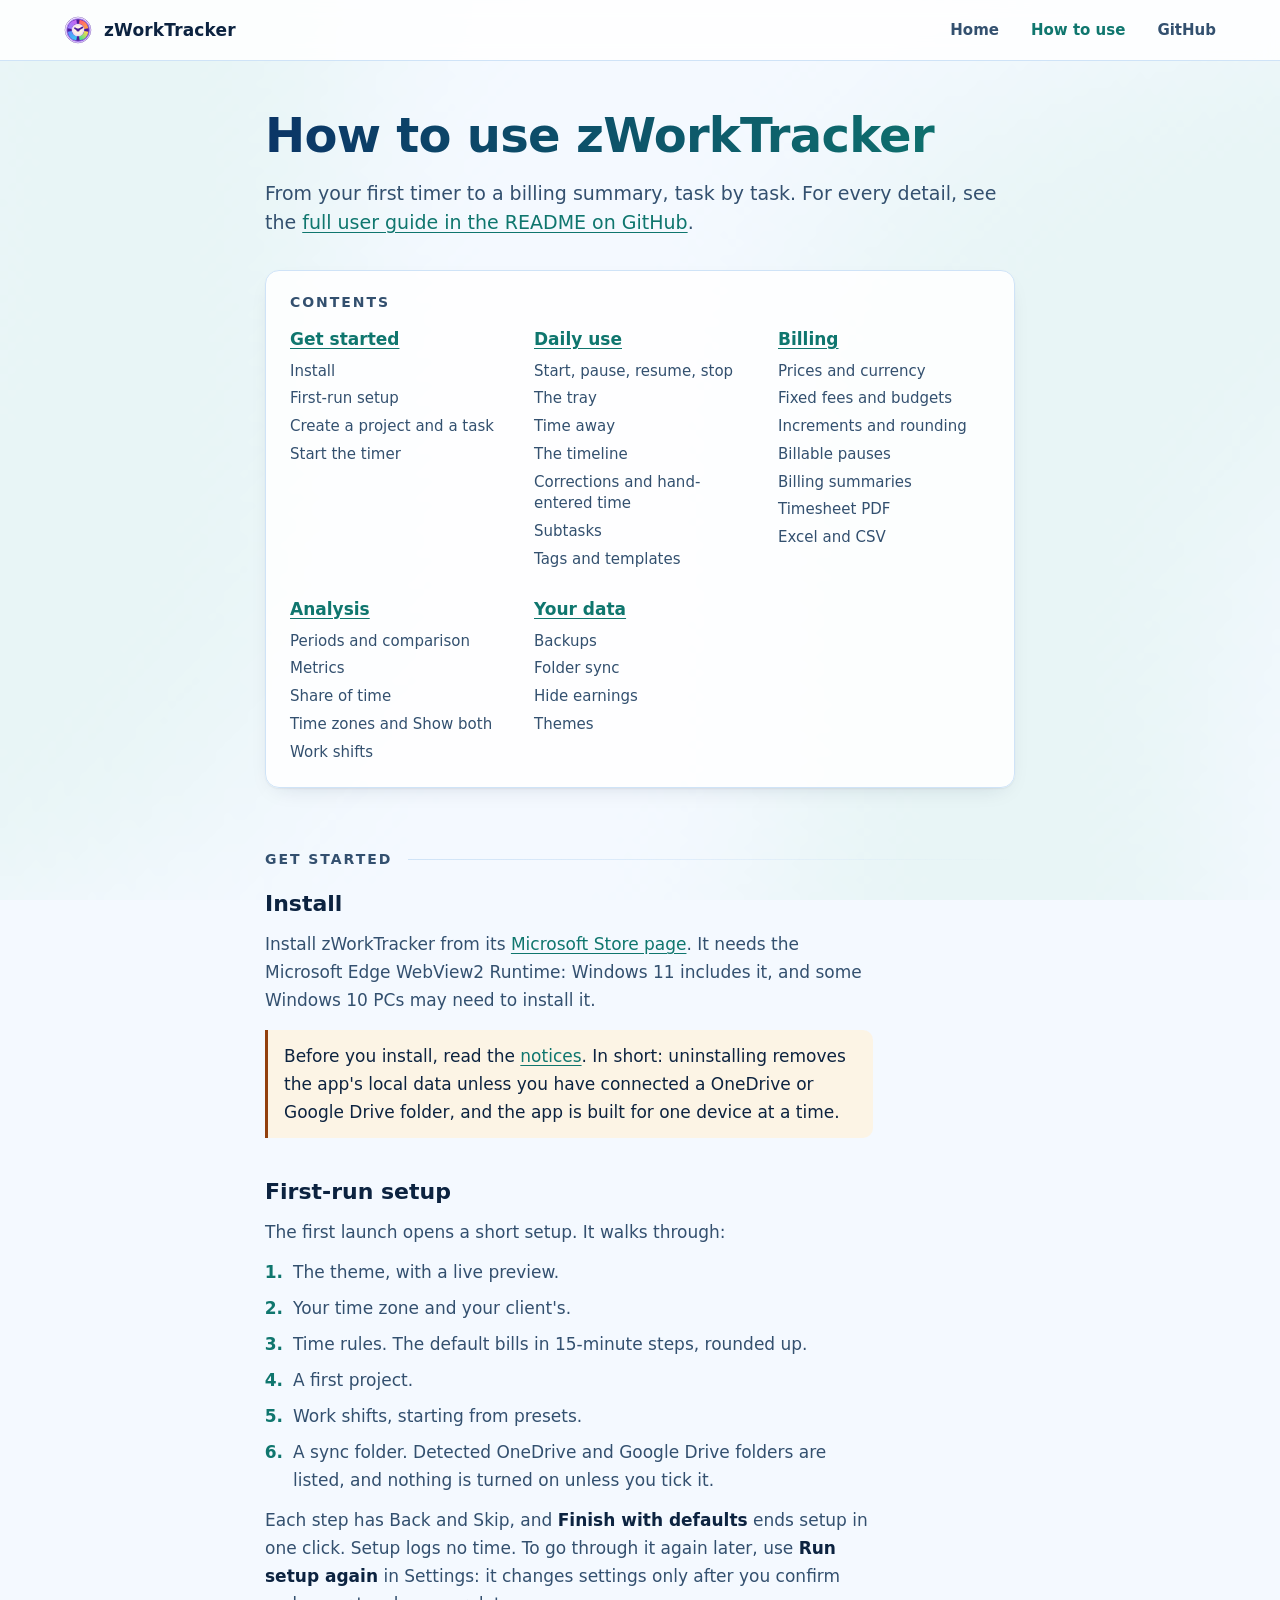
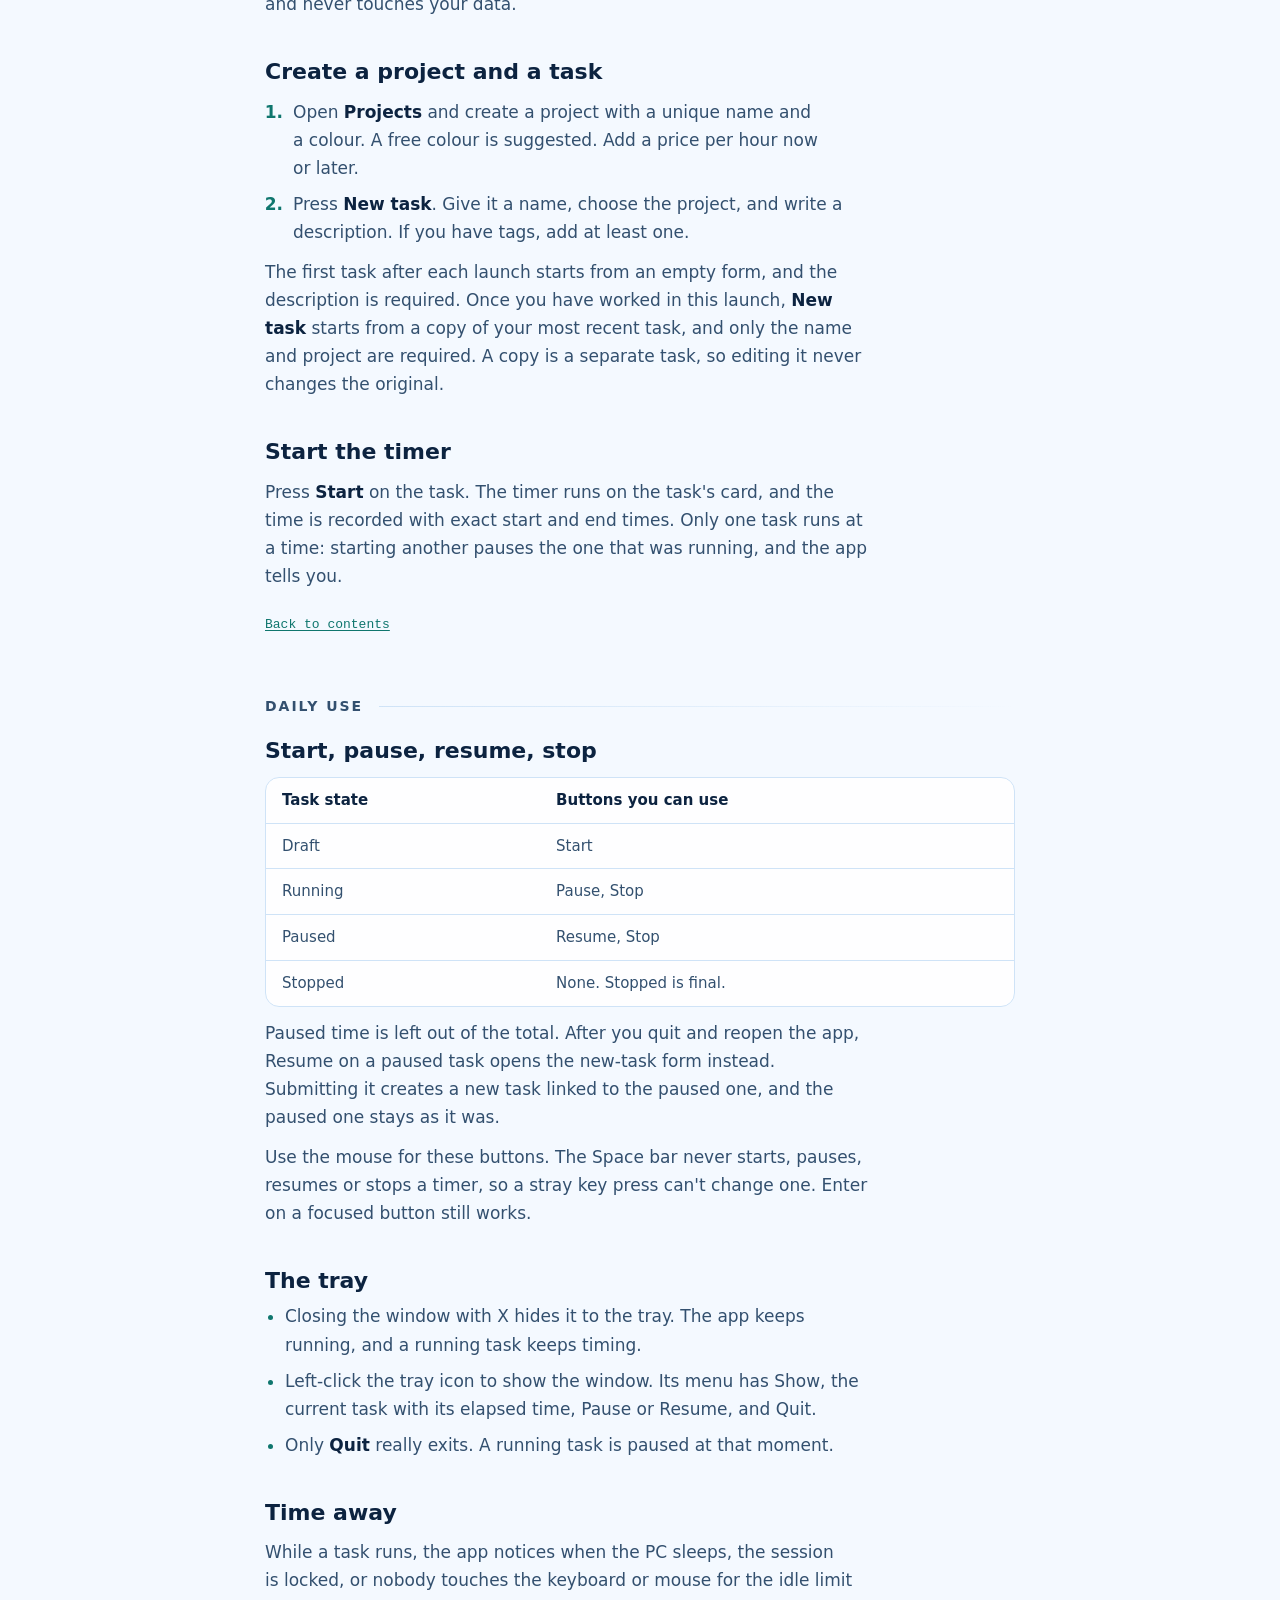
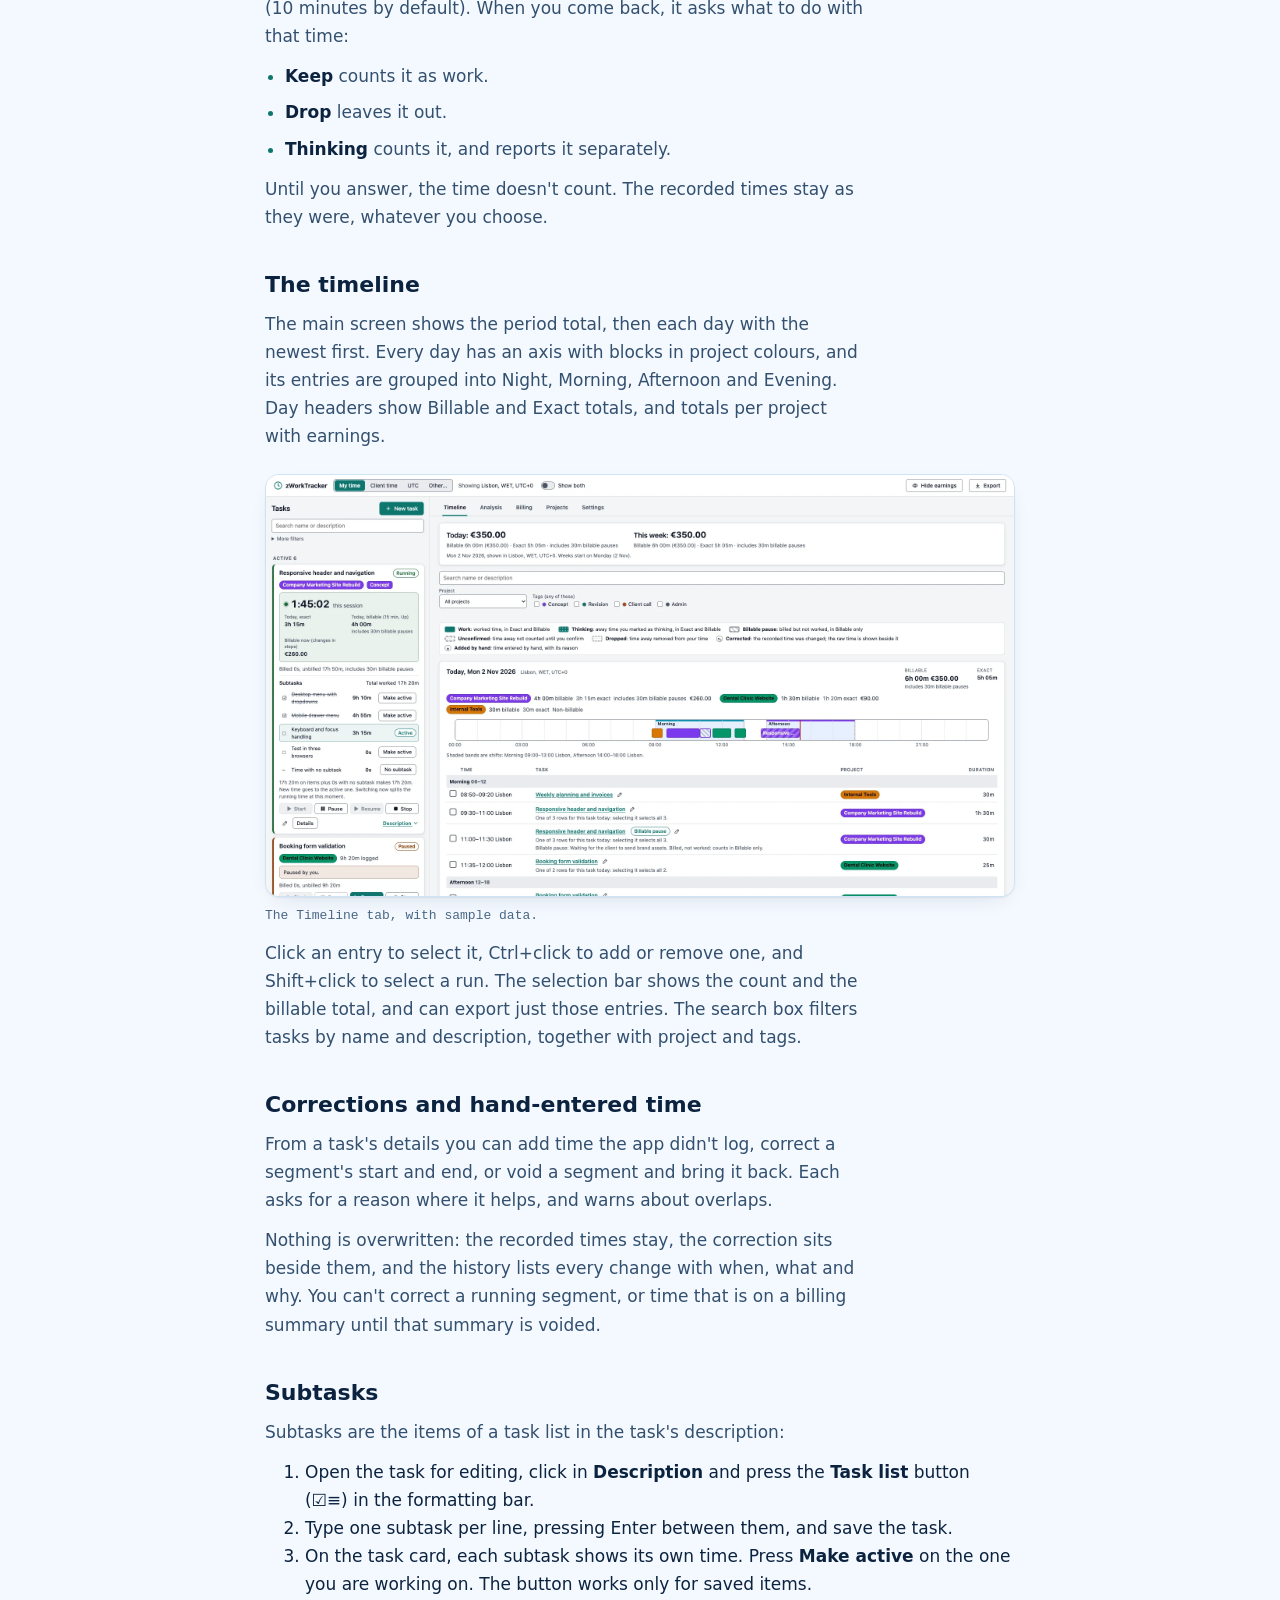
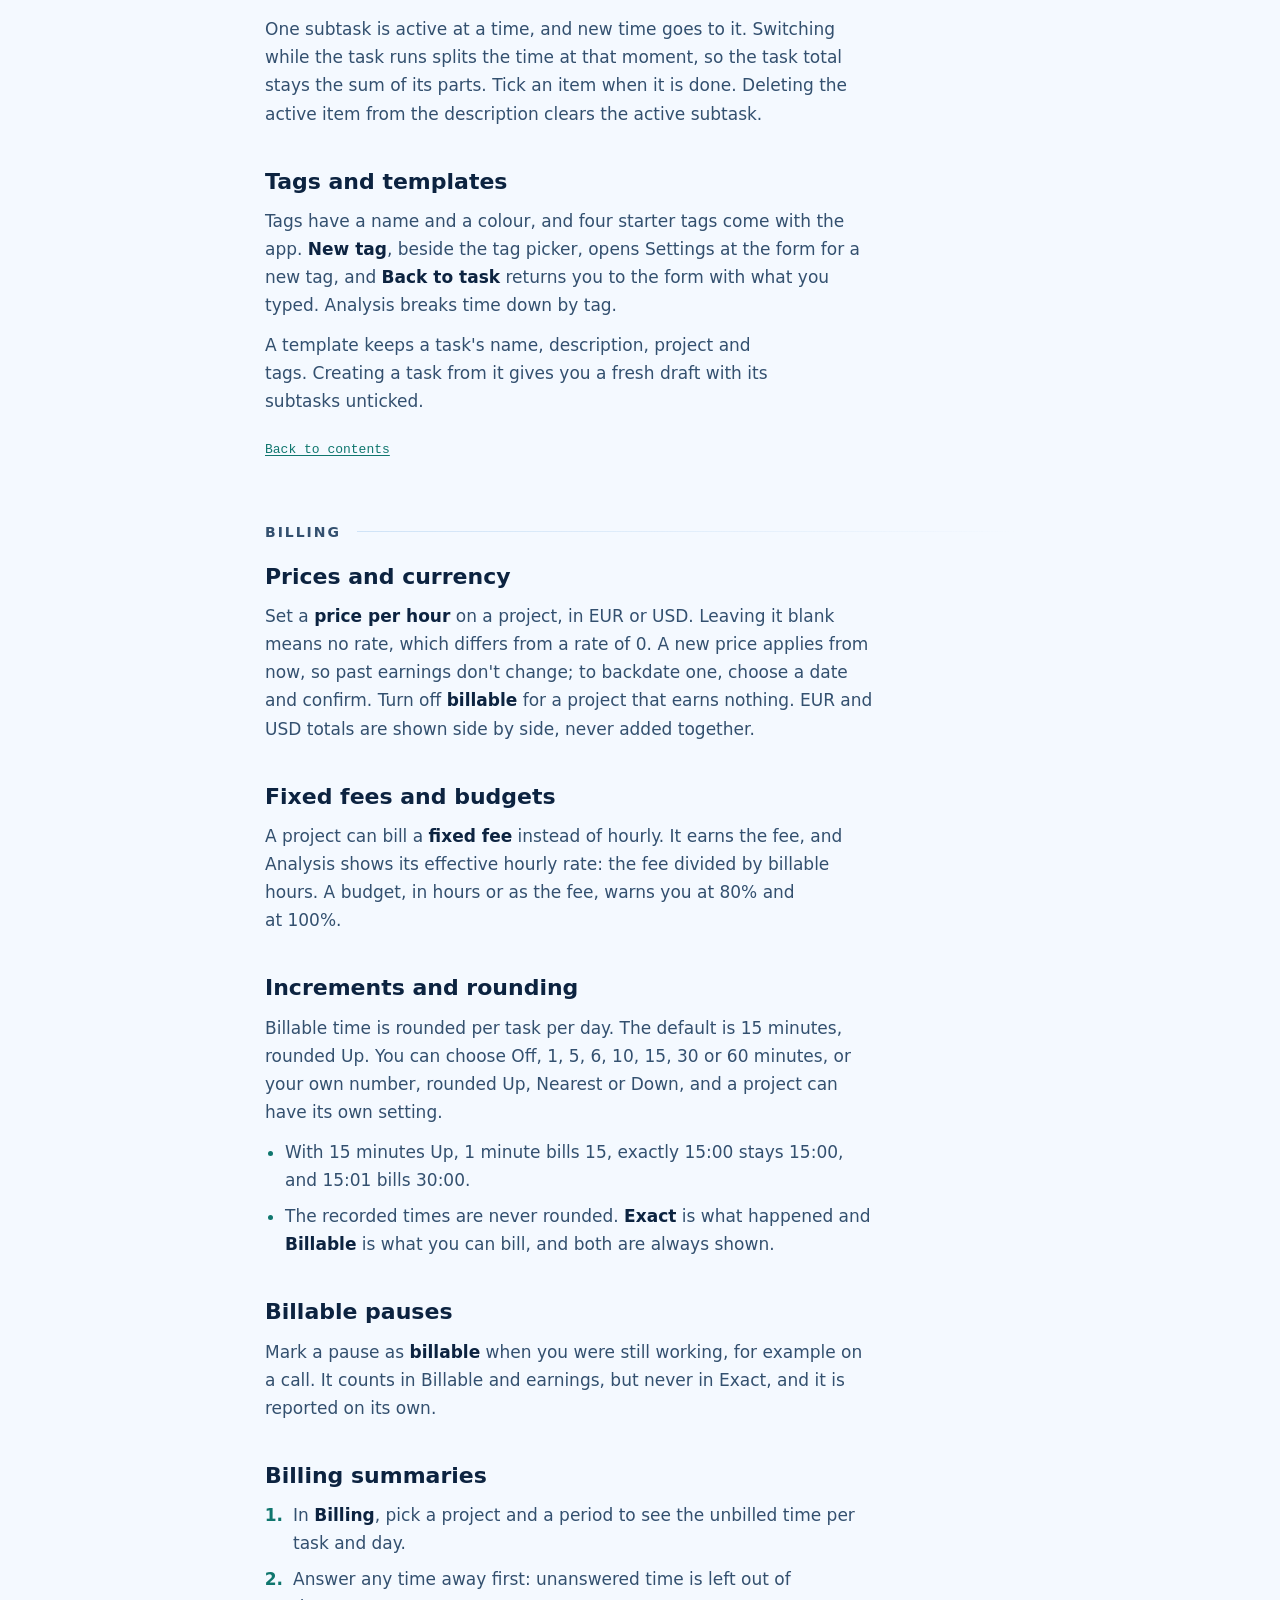
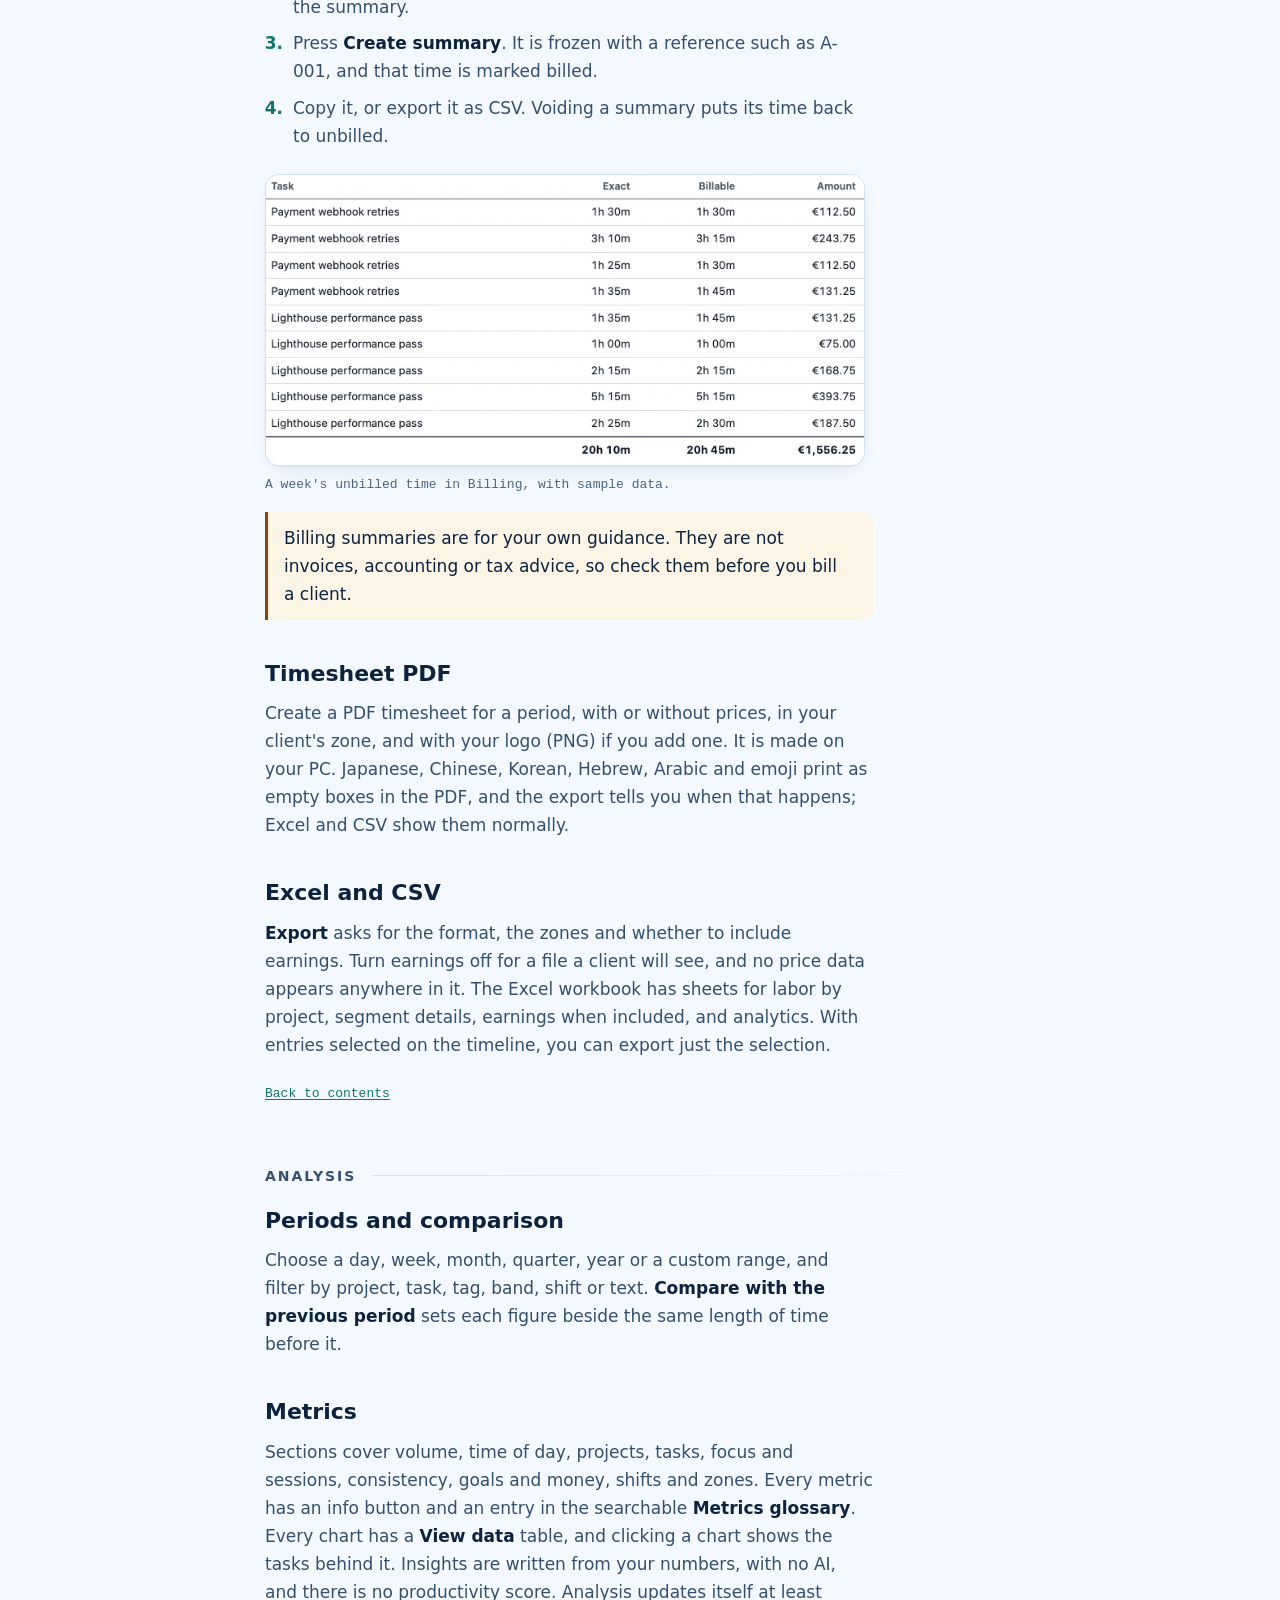
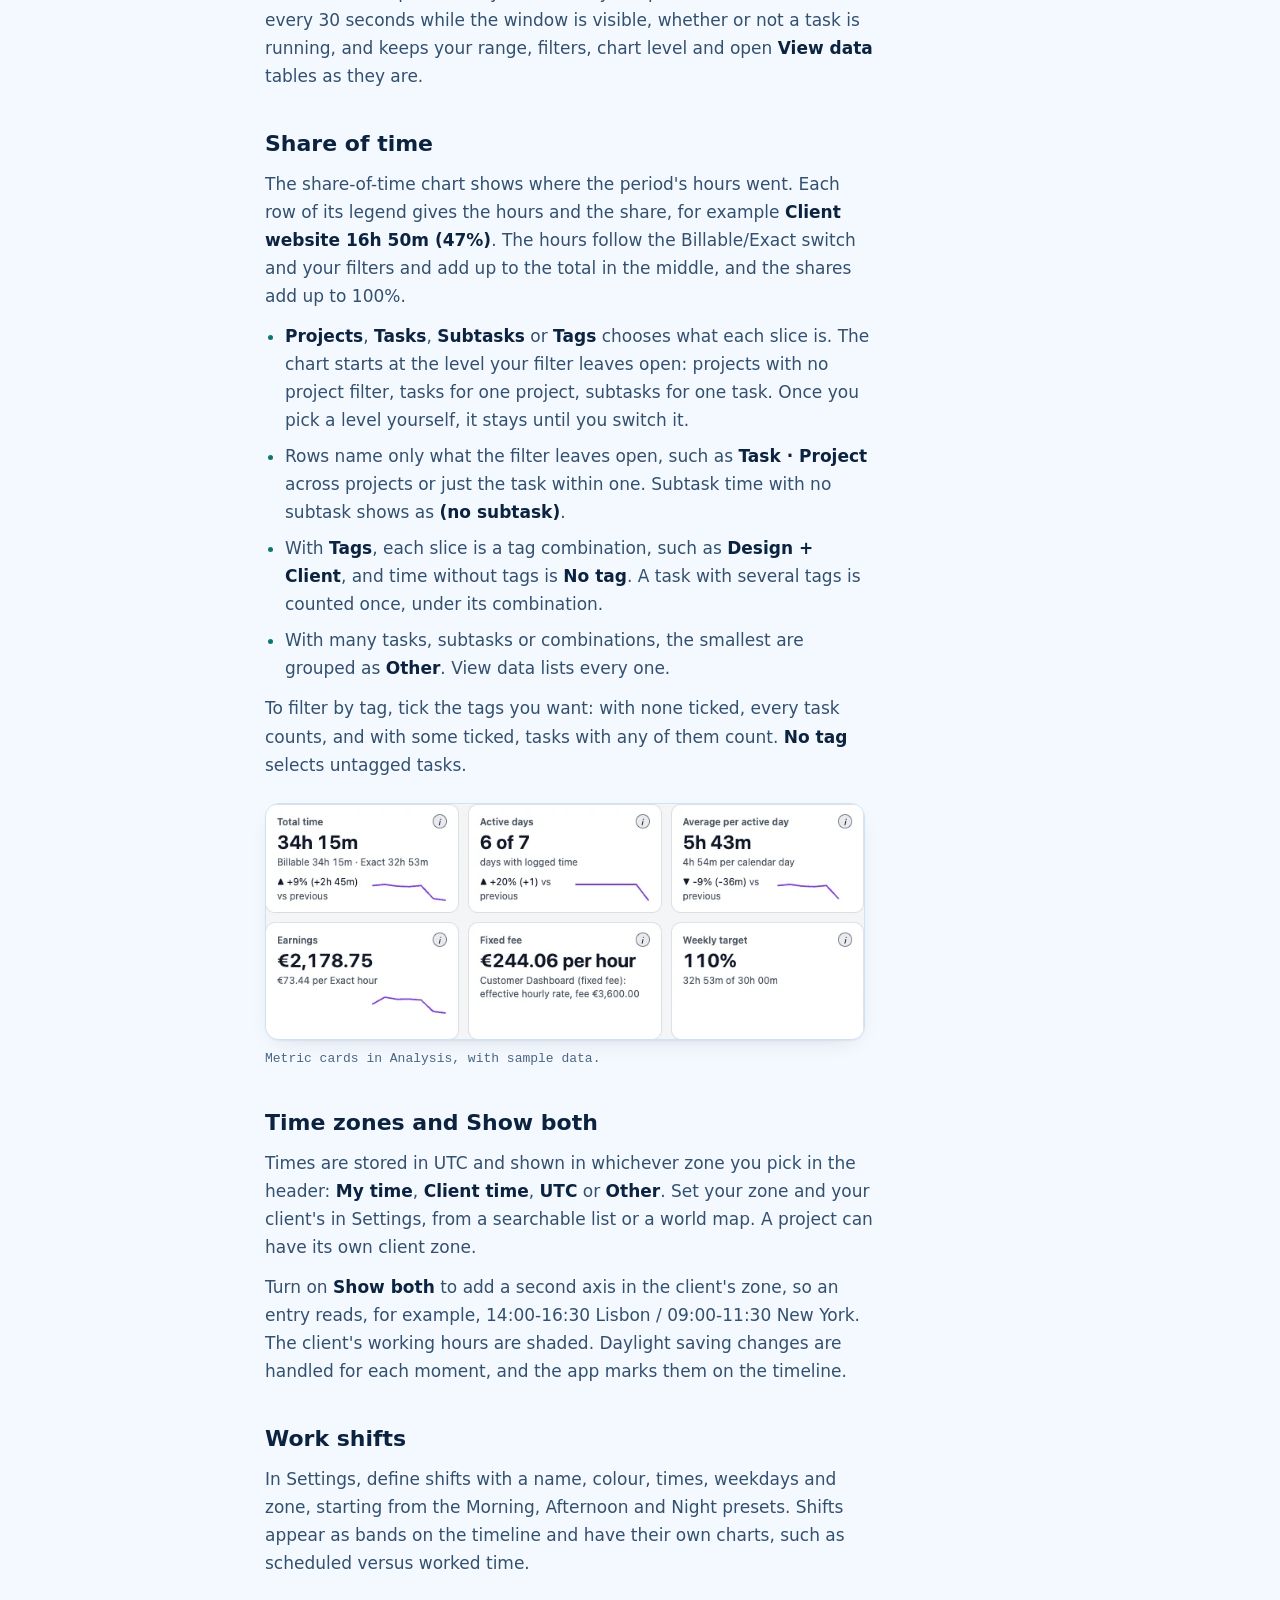
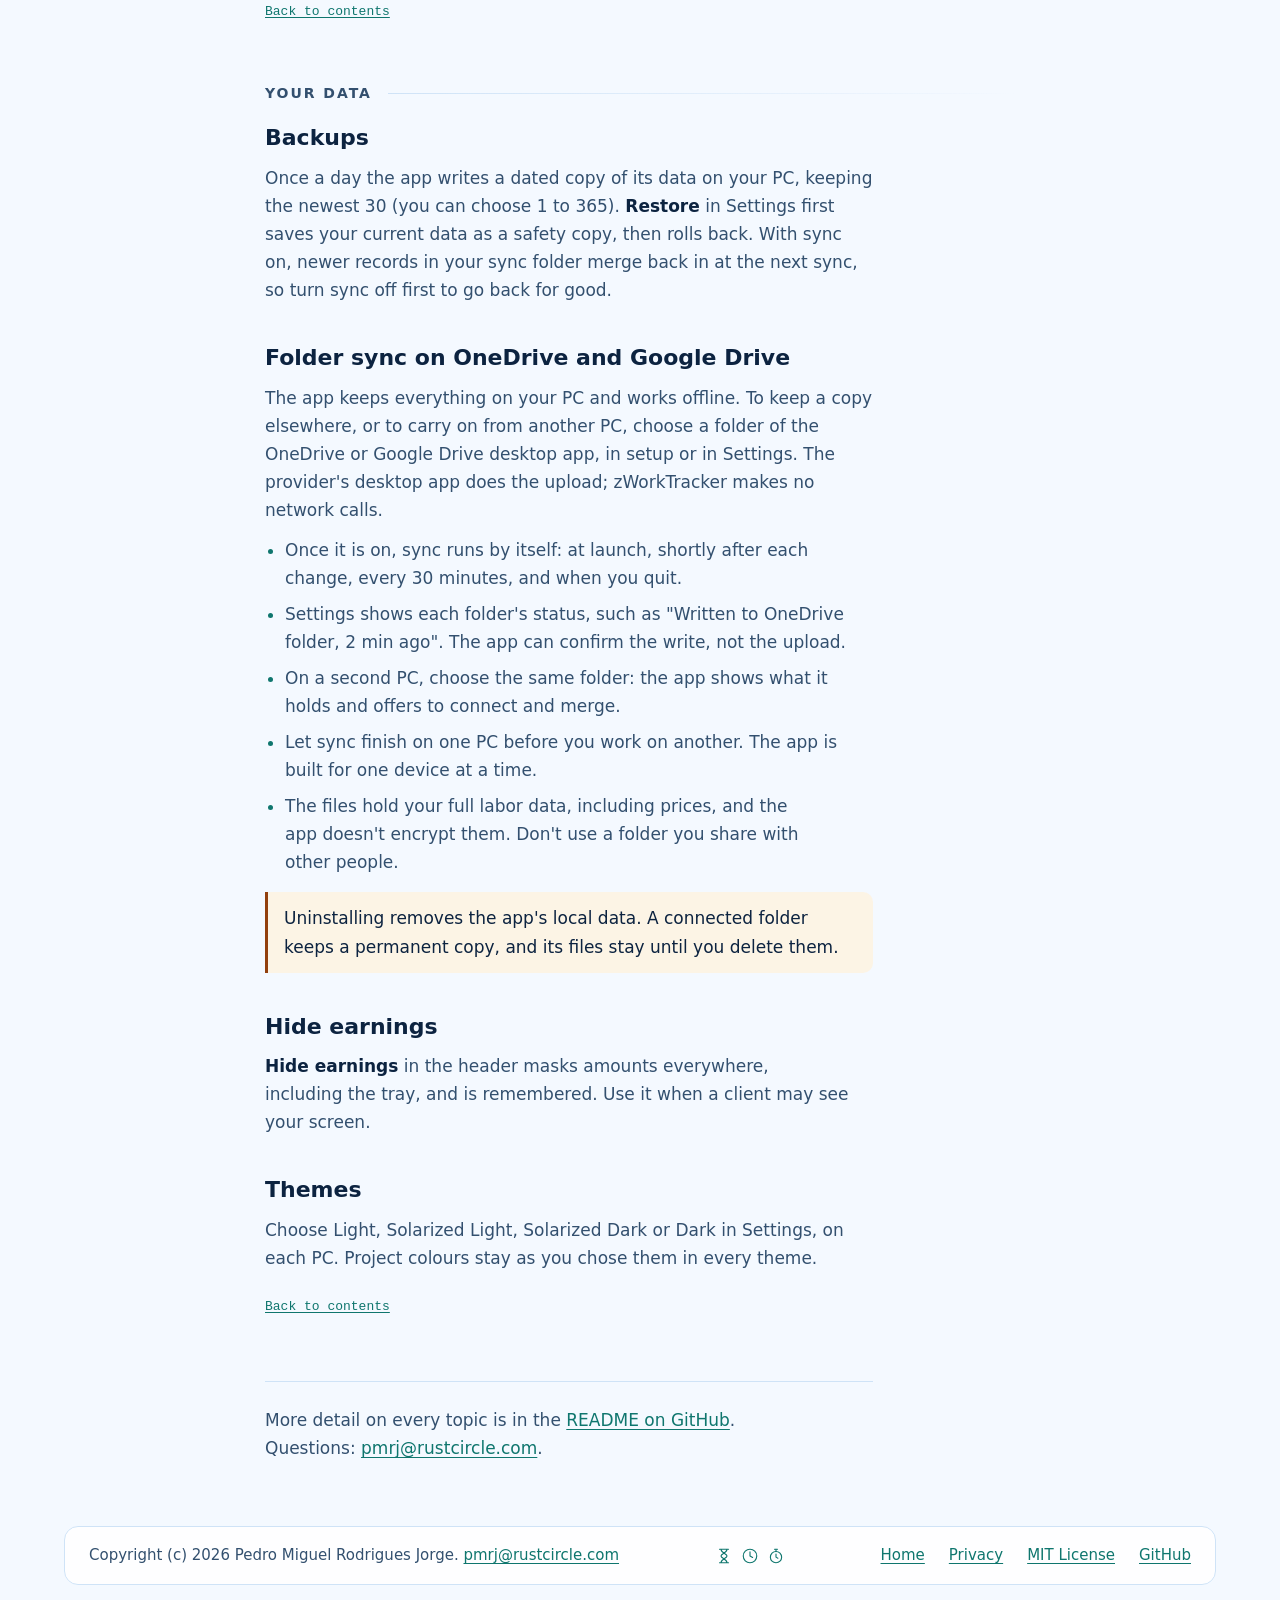
<file: site/howto.html>
<!doctype html>
<html lang="en">
<head>
  <meta charset="utf-8">
  <meta name="viewport" content="width=device-width, initial-scale=1">
  <meta name="color-scheme" content="light dark">
  <meta name="theme-color" media="(prefers-color-scheme: light)" content="#f4f9ff">
  <meta name="theme-color" media="(prefers-color-scheme: dark)" content="#0b1a2b">
  <title>How to use zWorkTracker</title>
  <meta name="description" content="How to use zWorkTracker: set it up, run timers, correct time, bill with rounding and summaries, analyse your hours and keep your data.">
  <link rel="canonical" href="https://z.rustcircle.com/howto.html">
  <meta property="og:type" content="website">
  <meta property="og:site_name" content="zWorkTracker">
  <meta property="og:title" content="How to use zWorkTracker">
  <meta property="og:description" content="How to use zWorkTracker: set it up, run timers, correct time, bill with rounding and summaries, analyse your hours and keep your data.">
  <meta property="og:url" content="https://z.rustcircle.com/howto.html">
  <meta property="og:image" content="https://z.rustcircle.com/assets/og-image.jpg">
  <meta property="og:image:width" content="1200">
  <meta property="og:image:height" content="630">
  <meta property="og:image:alt" content="The zWorkTracker Timeline tab with a running timer and a day of tracked work.">
  <meta name="twitter:card" content="summary_large_image">
  <link rel="icon" type="image/svg+xml" href="assets/favicon.svg">
  <link rel="icon" type="image/png" sizes="64x64" href="assets/icon-64.png">
  <link rel="apple-touch-icon" href="assets/apple-touch-icon.png">
  <script>document.documentElement.classList.add('js')</script>
  <link rel="stylesheet" href="styles.css">
  <script src="liquid.js" defer></script>
  <script src="nav.js" defer></script>
</head>
<body>
  <a class="skip" href="#main">Skip to content</a>
  <canvas class="liquid" aria-hidden="true"></canvas>
  <header class="topbar">
    <div class="wrap topbar-in">
      <a class="brand" href="./"><img src="assets/logo.svg" width="28" height="28" alt=""><span>zWorkTracker</span></a>
      <button class="nav-toggle" type="button" aria-expanded="false" aria-controls="site-nav" aria-label="Menu"><svg class="i" aria-hidden="true" focusable="false" width="22" height="22" viewBox="0 0 24 24"><path class="bars-top" d="M4 7h16"/><path class="bars-mid" d="M4 12h16"/><path class="bars-bot" d="M4 17h16"/></svg></button>
      <nav id="site-nav" aria-label="Main"><a class="nav-section" href="./">Home</a><a href="howto.html" aria-current="page">How to use</a><a href="https://github.com/rustcircle/z-work-tracker">GitHub</a></nav>
    </div>
  </header>

    <main id="main" class="wrap doc">
    <header class="doc-head">
      <h1>How to use zWorkTracker</h1>
      <p class="lead">From your first timer to a billing summary, task by task. For every detail, see the <a href="https://github.com/rustcircle/z-work-tracker/blob/main/README.md#user-guide">full user guide in the README on GitHub</a>.</p>
    </header>

    <nav class="card toc" id="contents" aria-labelledby="toc-title">
      <h2 id="toc-title" class="toc-title">Contents</h2>
      <div class="toc-grid">
        <div>
          <a class="toc-group" href="#get-started">Get started</a>
          <ul><li><a href="#install">Install</a></li><li><a href="#setup">First-run setup</a></li><li><a href="#first-task">Create a project and a task</a></li><li><a href="#first-timer">Start the timer</a></li></ul>
        </div>
        <div>
          <a class="toc-group" href="#daily">Daily use</a>
          <ul><li><a href="#timer">Start, pause, resume, stop</a></li><li><a href="#tray">The tray</a></li><li><a href="#time-away">Time away</a></li><li><a href="#timeline">The timeline</a></li><li><a href="#corrections">Corrections and hand-entered time</a></li><li><a href="#subtasks">Subtasks</a></li><li><a href="#tags">Tags and templates</a></li></ul>
        </div>
        <div>
          <a class="toc-group" href="#billing">Billing</a>
          <ul><li><a href="#prices">Prices and currency</a></li><li><a href="#fixed-fees">Fixed fees and budgets</a></li><li><a href="#rounding">Increments and rounding</a></li><li><a href="#billable-pauses">Billable pauses</a></li><li><a href="#summaries">Billing summaries</a></li><li><a href="#pdf">Timesheet PDF</a></li><li><a href="#exports">Excel and CSV</a></li></ul>
        </div>
        <div>
          <a class="toc-group" href="#analysis">Analysis</a>
          <ul><li><a href="#periods">Periods and comparison</a></li><li><a href="#metrics">Metrics</a></li><li><a href="#share-of-time">Share of time</a></li><li><a href="#zones">Time zones and Show both</a></li><li><a href="#shifts">Work shifts</a></li></ul>
        </div>
        <div>
          <a class="toc-group" href="#data">Your data</a>
          <ul><li><a href="#backups">Backups</a></li><li><a href="#sync">Folder sync</a></li><li><a href="#hide-earnings">Hide earnings</a></li><li><a href="#themes">Themes</a></li></ul>
        </div>
      </div>
    </nav>

    <section id="get-started" class="doc-section" aria-labelledby="get-started-title">
      <h2 id="get-started-title" class="label">Get started</h2>

      <h3 id="install">Install</h3>
      <p>Install zWorkTracker from its <a href="https://apps.microsoft.com/detail/9P9RM9G0QBRC">Microsoft Store page</a>. It needs the Microsoft Edge WebView2 Runtime: Windows 11 includes it, and some Windows 10 PCs may need to install it.</p>
      <p class="callout">Before you install, read the <a href="./#notices">notices</a>. In short: uninstalling removes the app's local data unless you have connected a OneDrive or Google Drive folder, and the app is built for one device at a time.</p>

      <h3 id="setup">First-run setup</h3>
      <p>The first launch opens a short setup. It walks through:</p>
      <ol class="steps">
        <li>The theme, with a live preview.</li>
        <li>Your time zone and your client's.</li>
        <li>Time rules. The default bills in 15-minute steps, rounded up.</li>
        <li>A first project.</li>
        <li>Work shifts, starting from presets.</li>
        <li>A sync folder. Detected OneDrive and Google Drive folders are listed, and nothing is turned on unless you tick it.</li>
      </ol>
      <p>Each step has Back and Skip, and <b>Finish with defaults</b> ends setup in one click. Setup logs no time. To go through it again later, use <b>Run setup again</b> in Settings: it changes settings only after you confirm and never touches your data.</p>

      <h3 id="first-task">Create a project and a task</h3>
      <ol class="steps">
        <li>Open <b>Projects</b> and create a project with a unique name and a colour. A free colour is suggested. Add a price per hour now or later.</li>
        <li>Press <b>New task</b>. Give it a name, choose the project, and write a description. If you have tags, add at least one.</li>
      </ol>
      <p>The first task after each launch starts from an empty form, and the description is required. Once you have worked in this launch, <b>New task</b> starts from a copy of your most recent task, and only the name and project are required. A copy is a separate task, so editing it never changes the original.</p>

      <h3 id="first-timer">Start the timer</h3>
      <p>Press <b>Start</b> on the task. The timer runs on the task's card, and the time is recorded with exact start and end times. Only one task runs at a time: starting another pauses the one that was running, and the app tells you.</p>
      <p class="back"><a href="#contents">Back to contents</a></p>
    </section>

    <section id="daily" class="doc-section" aria-labelledby="daily-title">
      <h2 id="daily-title" class="label">Daily use</h2>

      <h3 id="timer">Start, pause, resume, stop</h3>
      <div class="table-wrap">
        <table>
          <thead><tr><th scope="col">Task state</th><th scope="col">Buttons you can use</th></tr></thead>
          <tbody>
            <tr><td>Draft</td><td>Start</td></tr>
            <tr><td>Running</td><td>Pause, Stop</td></tr>
            <tr><td>Paused</td><td>Resume, Stop</td></tr>
            <tr><td>Stopped</td><td>None. Stopped is final.</td></tr>
          </tbody>
        </table>
      </div>
      <p>Paused time is left out of the total. After you quit and reopen the app, Resume on a paused task opens the new-task form instead. Submitting it creates a new task linked to the paused one, and the paused one stays as it was.</p>
      <p>Use the mouse for these buttons. The Space bar never starts, pauses, resumes or stops a timer, so a stray key press can't change one. Enter on a focused button still works.</p>

      <h3 id="tray">The tray</h3>
      <ul class="plain">
        <li>Closing the window with X hides it to the tray. The app keeps running, and a running task keeps timing.</li>
        <li>Left-click the tray icon to show the window. Its menu has Show, the current task with its elapsed time, Pause or Resume, and Quit.</li>
        <li>Only <b>Quit</b> really exits. A running task is paused at that moment.</li>
      </ul>

      <h3 id="time-away">Time away</h3>
      <p>While a task runs, the app notices when the PC sleeps, the session is locked, or nobody touches the keyboard or mouse for the idle limit (10 minutes by default). When you come back, it asks what to do with that time:</p>
      <ul class="plain">
        <li><b>Keep</b> counts it as work.</li>
        <li><b>Drop</b> leaves it out.</li>
        <li><b>Thinking</b> counts it, and reports it separately.</li>
      </ul>
      <p>Until you answer, the time doesn't count. The recorded times stay as they were, whatever you choose.</p>

      <h3 id="timeline">The timeline</h3>
      <p>The main screen shows the period total, then each day with the newest first. Every day has an axis with blocks in project colours, and its entries are grouped into Night, Morning, Afternoon and Evening. Day headers show Billable and Exact totals, and totals per project with earnings.</p>
      <figure class="doc-figure">
        <picture><source media="(max-width: 640px)" srcset="assets/timeline-phone.webp" width="394" height="690"><img src="assets/timeline.webp" width="1920" height="1080" loading="lazy" decoding="async" alt="The Timeline tab with a running task, the day's totals, a coloured axis of work and pauses, and a table of entries."></picture>
        <figcaption>The Timeline tab, with sample data.</figcaption>
      </figure>
      <p>Click an entry to select it, Ctrl+click to add or remove one, and Shift+click to select a run. The selection bar shows the count and the billable total, and can export just those entries. The search box filters tasks by name and description, together with project and tags.</p>

      <h3 id="corrections">Corrections and hand-entered time</h3>
      <p>From a task's details you can add time the app didn't log, correct a segment's start and end, or void a segment and bring it back. Each asks for a reason where it helps, and warns about overlaps.</p>
      <p>Nothing is overwritten: the recorded times stay, the correction sits beside them, and the history lists every change with when, what and why. You can't correct a running segment, or time that is on a billing summary until that summary is voided.</p>

      <h3 id="subtasks">Subtasks</h3>
      <p>Subtasks are the items of a task list in the task's description:</p>
      <ol>
        <li>Open the task for editing, click in <b>Description</b> and press the <b>Task list</b> button (☑≡) in the formatting bar.</li>
        <li>Type one subtask per line, pressing Enter between them, and save the task.</li>
        <li>On the task card, each subtask shows its own time. Press <b>Make active</b> on the one you are working on. The button works only for saved items.</li>
      </ol>
      <p>One subtask is active at a time, and new time goes to it. Switching while the task runs splits the time at that moment, so the task total stays the sum of its parts. Tick an item when it is done. Deleting the active item from the description clears the active subtask.</p>

      <h3 id="tags">Tags and templates</h3>
      <p>Tags have a name and a colour, and four starter tags come with the app. <b>New tag</b>, beside the tag picker, opens Settings at the form for a new tag, and <b>Back to task</b> returns you to the form with what you typed. Analysis breaks time down by tag.</p>
      <p>A template keeps a task's name, description, project and tags. Creating a task from it gives you a fresh draft with its subtasks unticked.</p>
      <p class="back"><a href="#contents">Back to contents</a></p>
    </section>

    <section id="billing" class="doc-section" aria-labelledby="billing-title">
      <h2 id="billing-title" class="label">Billing</h2>

      <h3 id="prices">Prices and currency</h3>
      <p>Set a <b>price per hour</b> on a project, in EUR or USD. Leaving it blank means no rate, which differs from a rate of 0. A new price applies from now, so past earnings don't change; to backdate one, choose a date and confirm. Turn off <b>billable</b> for a project that earns nothing. EUR and USD totals are shown side by side, never added together.</p>

      <h3 id="fixed-fees">Fixed fees and budgets</h3>
      <p>A project can bill a <b>fixed fee</b> instead of hourly. It earns the fee, and Analysis shows its effective hourly rate: the fee divided by billable hours. A budget, in hours or as the fee, warns you at 80% and at 100%.</p>

      <h3 id="rounding">Increments and rounding</h3>
      <p>Billable time is rounded per task per day. The default is 15 minutes, rounded Up. You can choose Off, 1, 5, 6, 10, 15, 30 or 60 minutes, or your own number, rounded Up, Nearest or Down, and a project can have its own setting.</p>
      <ul class="plain">
        <li>With 15 minutes Up, 1 minute bills 15, exactly 15:00 stays 15:00, and 15:01 bills 30:00.</li>
        <li>The recorded times are never rounded. <b>Exact</b> is what happened and <b>Billable</b> is what you can bill, and both are always shown.</li>
      </ul>

      <h3 id="billable-pauses">Billable pauses</h3>
      <p>Mark a pause as <b>billable</b> when you were still working, for example on a call. It counts in Billable and earnings, but never in Exact, and it is reported on its own.</p>

      <h3 id="summaries">Billing summaries</h3>
      <ol class="steps">
        <li>In <b>Billing</b>, pick a project and a period to see the unbilled time per task and day.</li>
        <li>Answer any time away first: unanswered time is left out of the summary.</li>
        <li>Press <b>Create summary</b>. It is frozen with a reference such as A-001, and that time is marked billed.</li>
        <li>Copy it, or export it as CSV. Voiding a summary puts its time back to unbilled.</li>
      </ol>
      <figure class="doc-figure doc-figure-sm">
        <picture><source media="(max-width: 640px)" srcset="assets/billing-phone.webp" width="432" height="358"><img src="assets/billing.webp" width="737" height="358" loading="lazy" decoding="async" alt="A billing table listing tasks with exact time, billable time and amount for each day, and a total row."></picture>
        <figcaption>A week's unbilled time in Billing, with sample data.</figcaption>
      </figure>
      <p class="callout">Billing summaries are for your own guidance. They are not invoices, accounting or tax advice, so check them before you bill a client.</p>

      <h3 id="pdf">Timesheet PDF</h3>
      <p>Create a PDF timesheet for a period, with or without prices, in your client's zone, and with your logo (PNG) if you add one. It is made on your PC. Japanese, Chinese, Korean, Hebrew, Arabic and emoji print as empty boxes in the PDF, and the export tells you when that happens; Excel and CSV show them normally.</p>

      <h3 id="exports">Excel and CSV</h3>
      <p><b>Export</b> asks for the format, the zones and whether to include earnings. Turn earnings off for a file a client will see, and no price data appears anywhere in it. The Excel workbook has sheets for labor by project, segment details, earnings when included, and analytics. With entries selected on the timeline, you can export just the selection.</p>
      <p class="back"><a href="#contents">Back to contents</a></p>
    </section>

    <section id="analysis" class="doc-section" aria-labelledby="analysis-title">
      <h2 id="analysis-title" class="label">Analysis</h2>

      <h3 id="periods">Periods and comparison</h3>
      <p>Choose a day, week, month, quarter, year or a custom range, and filter by project, task, tag, band, shift or text. <b>Compare with the previous period</b> sets each figure beside the same length of time before it.</p>

      <h3 id="metrics">Metrics</h3>
      <p>Sections cover volume, time of day, projects, tasks, focus and sessions, consistency, goals and money, shifts and zones. Every metric has an info button and an entry in the searchable <b>Metrics glossary</b>. Every chart has a <b>View data</b> table, and clicking a chart shows the tasks behind it. Insights are written from your numbers, with no AI, and there is no productivity score. Analysis updates itself at least every 30 seconds while the window is visible, whether or not a task is running, and keeps your range, filters, chart level and open <b>View data</b> tables as they are.</p>

      <h3 id="share-of-time">Share of time</h3>
      <p>The share-of-time chart shows where the period's hours went. Each row of its legend gives the hours and the share, for example <b>Client website 16h 50m (47%)</b>. The hours follow the Billable/Exact switch and your filters and add up to the total in the middle, and the shares add up to 100%.</p>
      <ul class="plain">
        <li><b>Projects</b>, <b>Tasks</b>, <b>Subtasks</b> or <b>Tags</b> chooses what each slice is. The chart starts at the level your filter leaves open: projects with no project filter, tasks for one project, subtasks for one task. Once you pick a level yourself, it stays until you switch it.</li>
        <li>Rows name only what the filter leaves open, such as <b>Task · Project</b> across projects or just the task within one. Subtask time with no subtask shows as <b>(no subtask)</b>.</li>
        <li>With <b>Tags</b>, each slice is a tag combination, such as <b>Design + Client</b>, and time without tags is <b>No tag</b>. A task with several tags is counted once, under its combination.</li>
        <li>With many tasks, subtasks or combinations, the smallest are grouped as <b>Other</b>. View data lists every one.</li>
      </ul>
      <p>To filter by tag, tick the tags you want: with none ticked, every task counts, and with some ticked, tasks with any of them count. <b>No tag</b> selects untagged tasks.</p>
      <figure class="doc-figure doc-figure-sm">
        <picture><source media="(max-width: 640px)" srcset="assets/analysis-phone.webp" width="244" height="298"><img src="assets/analysis.webp" width="757" height="298" loading="lazy" decoding="async" alt="Analysis cards for total time, active days, average per active day, earnings, fixed fee and weekly target, with changes compared with the previous period."></picture>
        <figcaption>Metric cards in Analysis, with sample data.</figcaption>
      </figure>

      <h3 id="zones">Time zones and Show both</h3>
      <p>Times are stored in UTC and shown in whichever zone you pick in the header: <b>My time</b>, <b>Client time</b>, <b>UTC</b> or <b>Other</b>. Set your zone and your client's in Settings, from a searchable list or a world map. A project can have its own client zone.</p>
      <p>Turn on <b>Show both</b> to add a second axis in the client's zone, so an entry reads, for example, 14:00-16:30 Lisbon / 09:00-11:30 New York. The client's working hours are shaded. Daylight saving changes are handled for each moment, and the app marks them on the timeline.</p>

      <h3 id="shifts">Work shifts</h3>
      <p>In Settings, define shifts with a name, colour, times, weekdays and zone, starting from the Morning, Afternoon and Night presets. Shifts appear as bands on the timeline and have their own charts, such as scheduled versus worked time.</p>
      <p class="back"><a href="#contents">Back to contents</a></p>
    </section>

    <section id="data" class="doc-section" aria-labelledby="data-title">
      <h2 id="data-title" class="label">Your data</h2>

      <h3 id="backups">Backups</h3>
      <p>Once a day the app writes a dated copy of its data on your PC, keeping the newest 30 (you can choose 1 to 365). <b>Restore</b> in Settings first saves your current data as a safety copy, then rolls back. With sync on, newer records in your sync folder merge back in at the next sync, so turn sync off first to go back for good.</p>

      <h3 id="sync">Folder sync on OneDrive and Google Drive</h3>
      <p>The app keeps everything on your PC and works offline. To keep a copy elsewhere, or to carry on from another PC, choose a folder of the OneDrive or Google Drive desktop app, in setup or in Settings. The provider's desktop app does the upload; zWorkTracker makes no network calls.</p>
      <ul class="plain">
        <li>Once it is on, sync runs by itself: at launch, shortly after each change, every 30 minutes, and when you quit.</li>
        <li>Settings shows each folder's status, such as "Written to OneDrive folder, 2 min ago". The app can confirm the write, not the upload.</li>
        <li>On a second PC, choose the same folder: the app shows what it holds and offers to connect and merge.</li>
        <li>Let sync finish on one PC before you work on another. The app is built for one device at a time.</li>
        <li>The files hold your full labor data, including prices, and the app doesn't encrypt them. Don't use a folder you share with other people.</li>
      </ul>
      <p class="callout">Uninstalling removes the app's local data. A connected folder keeps a permanent copy, and its files stay until you delete them.</p>

      <h3 id="hide-earnings">Hide earnings</h3>
      <p><b>Hide earnings</b> in the header masks amounts everywhere, including the tray, and is remembered. Use it when a client may see your screen.</p>

      <h3 id="themes">Themes</h3>
      <p>Choose Light, Solarized Light, Solarized Dark or Dark in Settings, on each PC. Project colours stay as you chose them in every theme.</p>
      <p class="back"><a href="#contents">Back to contents</a></p>
    </section>

    <p class="doc-end">More detail on every topic is in the <a href="https://github.com/rustcircle/z-work-tracker/blob/main/README.md#user-guide">README on GitHub</a>. Questions: <a href="mailto:pmrj@rustcircle.com">pmrj@rustcircle.com</a>.</p>
  </main>

  <footer class="wrap footer">
    <div class="footer-in">
      <p>Copyright (c) 2026 Pedro Miguel Rodrigues Jorge. <a href="mailto:pmrj@rustcircle.com">pmrj@rustcircle.com</a></p>
      <p class="trio" aria-hidden="true"><svg class="i" aria-hidden="true" focusable="false" width="18" height="18" viewBox="0 0 24 24"><path d="M6 3h12M6 21h12M8 3c0 5 8 6 8 9s-8 4-8 9M16 3c0 5-8 6-8 9s8 4 8 9"/></svg><svg class="i" aria-hidden="true" focusable="false" width="18" height="18" viewBox="0 0 24 24"><circle cx="12" cy="12" r="9"/><path d="M12 6.5V12l3.5 2"/></svg><svg class="i" aria-hidden="true" focusable="false" width="18" height="18" viewBox="0 0 24 24"><circle cx="12" cy="13.5" r="7.5"/><path d="M10 3h4M12 3v3M12 9.5v4l2.5 1.5"/></svg></p>
      <nav aria-label="Footer"><a href="./">Home</a><a href="privacy.html">Privacy</a><a href="https://github.com/rustcircle/z-work-tracker/blob/main/LICENSE">MIT License</a><a href="https://github.com/rustcircle/z-work-tracker">GitHub</a></nav>
    </div>
  </footer>
</body>
</html>
</file>
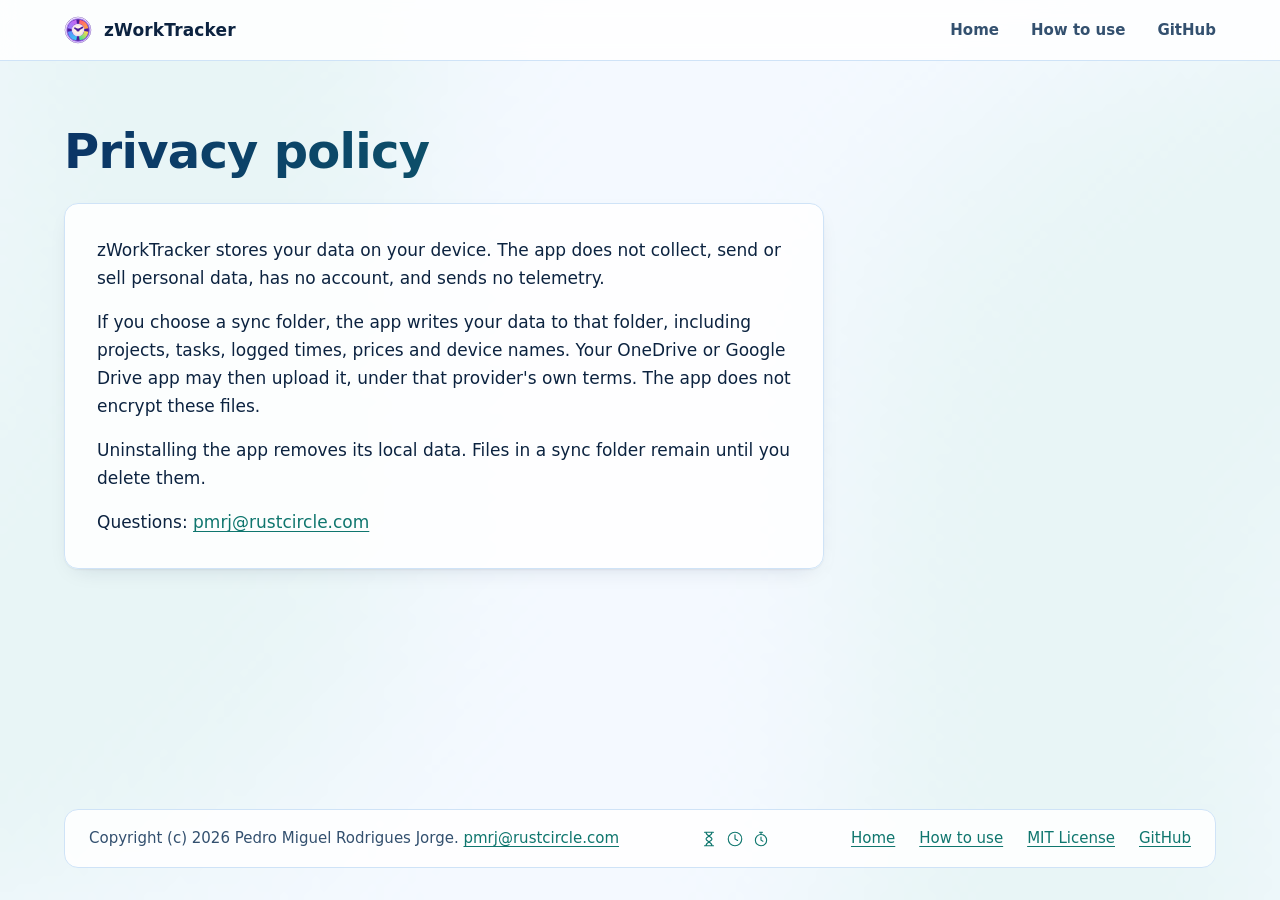
<file: site/privacy.html>
<!doctype html>
<html lang="en">
<head>
  <meta charset="utf-8">
  <meta name="viewport" content="width=device-width, initial-scale=1">
  <meta name="color-scheme" content="light dark">
  <meta name="theme-color" media="(prefers-color-scheme: light)" content="#f4f9ff">
  <meta name="theme-color" media="(prefers-color-scheme: dark)" content="#0b1a2b">
  <title>Privacy policy: zWorkTracker</title>
  <meta name="description" content="zWorkTracker stores your data on your device. The app does not collect, send or sell personal data, has no account, and sends no telemetry.">
  <link rel="canonical" href="https://z.rustcircle.com/privacy.html">
  <meta property="og:type" content="website">
  <meta property="og:site_name" content="zWorkTracker">
  <meta property="og:title" content="Privacy policy: zWorkTracker">
  <meta property="og:description" content="zWorkTracker stores your data on your device. The app does not collect, send or sell personal data, has no account, and sends no telemetry.">
  <meta property="og:url" content="https://z.rustcircle.com/privacy.html">
  <meta property="og:image" content="https://z.rustcircle.com/assets/og-image.jpg">
  <meta property="og:image:width" content="1200">
  <meta property="og:image:height" content="630">
  <meta property="og:image:alt" content="The zWorkTracker Timeline tab with a running timer and a day of tracked work.">
  <link rel="icon" type="image/svg+xml" href="assets/favicon.svg">
  <link rel="icon" type="image/png" sizes="64x64" href="assets/icon-64.png">
  <link rel="apple-touch-icon" href="assets/apple-touch-icon.png">
  <script>document.documentElement.classList.add('js')</script>
  <link rel="stylesheet" href="styles.css">
  <script src="liquid.js" defer></script>
  <script src="nav.js" defer></script>
</head>
<body>
  <a class="skip" href="#main">Skip to content</a>
  <canvas class="liquid" aria-hidden="true"></canvas>
  <header class="topbar">
    <div class="wrap topbar-in">
      <a class="brand" href="./"><img src="assets/logo.svg" width="28" height="28" alt=""><span>zWorkTracker</span></a>
      <button class="nav-toggle" type="button" aria-expanded="false" aria-controls="site-nav" aria-label="Menu"><svg class="i" aria-hidden="true" focusable="false" width="22" height="22" viewBox="0 0 24 24"><path class="bars-top" d="M4 7h16"/><path class="bars-mid" d="M4 12h16"/><path class="bars-bot" d="M4 17h16"/></svg></button>
      <nav id="site-nav" aria-label="Main"><a href="./">Home</a><a href="howto.html">How to use</a><a href="https://github.com/rustcircle/z-work-tracker">GitHub</a></nav>
    </div>
  </header>

  <main id="main" class="wrap section">
    <h1 class="policy-title">Privacy policy</h1>
    <div class="card policy">
      <p>zWorkTracker stores your data on your device. The app does not collect, send or sell personal data, has no account, and sends no telemetry.</p>
      <p>If you choose a sync folder, the app writes your data to that folder, including projects, tasks, logged times, prices and device names. Your OneDrive or Google Drive app may then upload it, under that provider's own terms. The app does not encrypt these files.</p>
      <p>Uninstalling the app removes its local data. Files in a sync folder remain until you delete them.</p>
      <p>Questions: <a href="mailto:pmrj@rustcircle.com">pmrj@rustcircle.com</a></p>
    </div>
  </main>

  <footer class="wrap footer">
    <div class="footer-in">
      <p>Copyright (c) 2026 Pedro Miguel Rodrigues Jorge. <a href="mailto:pmrj@rustcircle.com">pmrj@rustcircle.com</a></p>
      <p class="trio" aria-hidden="true"><svg class="i" aria-hidden="true" focusable="false" width="18" height="18" viewBox="0 0 24 24"><path d="M6 3h12M6 21h12M8 3c0 5 8 6 8 9s-8 4-8 9M16 3c0 5-8 6-8 9s8 4 8 9"/></svg><svg class="i" aria-hidden="true" focusable="false" width="18" height="18" viewBox="0 0 24 24"><circle cx="12" cy="12" r="9"/><path d="M12 6.5V12l3.5 2"/></svg><svg class="i" aria-hidden="true" focusable="false" width="18" height="18" viewBox="0 0 24 24"><circle cx="12" cy="13.5" r="7.5"/><path d="M10 3h4M12 3v3M12 9.5v4l2.5 1.5"/></svg></p>
      <nav aria-label="Footer"><a href="./">Home</a><a href="howto.html">How to use</a><a href="https://github.com/rustcircle/z-work-tracker/blob/main/LICENSE">MIT License</a><a href="https://github.com/rustcircle/z-work-tracker">GitHub</a></nav>
    </div>
  </footer>
</body>
</html>
</file>
<file: site/styles.css>
/* zWorkTracker site. A pale, quiet ground with glass cards, in the same family as rustcircle.com,
   with the app's teal as the accent. Spacing: 8 12 16 24 32 48 64 96. Content width 1152. */

:root {
  color-scheme: light dark;
  --bg: #f4f9ff;
  --liquid: #e8f5f6;
  --surface: rgb(255 255 255 / .86);
  --surface-solid: #ffffff;
  --line: #cfe3f7;
  --ink: #0c2340;
  --ink-2: #33506f;
  --ink-3: #4a6684;
  --accent: #0f766e;
  --accent-hover: #0b5f58;
  --on-accent: #ffffff;
  --focus: #0b5fae;
  --warn: #92400e;
  --notice: rgb(253 243 227 / .9);
  --grad-1: #0b3566;
  --grad-2: #0f766e;
  --shadow: 0 1px 2px rgb(12 35 64 / .06), 0 8px 24px -12px rgb(12 35 64 / .18);
  --shadow-lg: 0 1px 2px rgb(12 35 64 / .06), 0 24px 56px -24px rgb(12 35 64 / .3);
  --f-sans: 'Segoe UI Variable Text', 'Segoe UI', system-ui, -apple-system, 'Helvetica Neue', Arial, 'Noto Sans', sans-serif;
  --f-mono: ui-monospace, 'SF Mono', 'Cascadia Mono', Menlo, Consolas, monospace;
}
@media (prefers-color-scheme: dark) {
  :root {
    --bg: #0b1a2b;
    --liquid: #0d2132;
    --surface: rgb(18 36 56 / .86);
    --surface-solid: #122438;
    --line: #234463;
    --ink: #e8f1fb;
    --ink-2: #b6c8dc;
    --ink-3: #9fb4ca;
    --accent: #2dd4bf;
    --accent-hover: #5eead4;
    --on-accent: #06201d;
    --focus: #7cc7ff;
    --warn: #fbbf24;
    --notice: rgb(44 36 22 / .9);
    --grad-1: #e8f1fb;
    --grad-2: #5eead4;
    --shadow: 0 1px 2px rgb(0 0 0 / .3), 0 8px 24px -12px rgb(0 0 0 / .6);
    --shadow-lg: 0 1px 2px rgb(0 0 0 / .3), 0 24px 56px -24px rgb(0 0 0 / .7);
  }
}

*, *::before, *::after { box-sizing: border-box; }
html {
  -webkit-text-size-adjust: 100%; scroll-behavior: smooth;
  background: radial-gradient(60vw 50vw at 75% 20%, var(--liquid), transparent), radial-gradient(50vw 50vw at 15% 75%, var(--liquid), transparent), var(--bg);
  background-attachment: fixed;
}
body { display: flex; flex-direction: column; min-height: 100vh; margin: 0; color: var(--ink); font: 1.0625rem/1.65 var(--f-sans); overflow-wrap: break-word; }
img, svg { display: block; max-width: 100%; }
img { height: auto; }
p { margin: 0; }
h1, h2, h3 { margin: 0; text-wrap: balance; }
p, li { text-wrap: pretty; }
h3 { font-size: 1.25rem; line-height: 1.25; font-weight: 600; }
a { color: var(--accent); text-underline-offset: .18em; }
a:hover { color: var(--accent-hover); }
:focus-visible { outline: 2px solid var(--focus); outline-offset: 2px; border-radius: 4px; }
section[id] { scroll-margin-top: 80px; }

.wrap { width: min(100%, 1200px); margin-inline: auto; padding-inline: 24px; }
/* 100lvh: the large viewport, so the box keeps its size while a phone's browser toolbar slides in and out. */
.liquid { display: none; position: fixed; top: 0; left: 0; z-index: -1; width: 100%; height: 100vh; height: 100lvh; pointer-events: none; }
.liquid.on { display: block; }
.skip { position: absolute; left: 16px; top: -64px; z-index: 10; background: var(--surface-solid); padding: 8px 16px; border-radius: 8px; }
.skip:focus { top: 8px; }

.i { flex: none; fill: none; stroke: currentColor; stroke-width: 1.5; stroke-linecap: round; stroke-linejoin: round; }
.card { padding: 24px; background: var(--surface); border: 1px solid var(--line); border-radius: 14px; box-shadow: var(--shadow); }

/* ---------- Top bar ---------- */
.topbar { position: sticky; top: 0; z-index: 5; background: var(--surface); border-bottom: 1px solid var(--line); -webkit-backdrop-filter: blur(10px); backdrop-filter: blur(10px); }
.topbar-in { display: flex; align-items: center; justify-content: space-between; gap: 16px; height: 60px; }
.brand { display: inline-flex; align-items: center; gap: 12px; color: var(--ink); font-weight: 650; letter-spacing: .01em; text-decoration: none; }
.brand img { border-radius: 7px; }
.topbar nav { display: flex; gap: 32px; font-size: .9375rem; font-weight: 600; }
.topbar nav a { color: var(--ink-2); text-decoration: none; padding-block: 8px; }
.topbar nav a:hover { color: var(--accent); }
.nav-toggle { display: none; }

/* ---------- Intro ---------- */
.intro { padding-block: 40px 24px; animation: rise .7s cubic-bezier(.2, .8, .2, 1) both; }
.timer { display: inline-flex; align-items: center; gap: 12px; padding: 8px 16px; font-family: var(--f-mono); font-size: .9375rem; background: var(--surface); border: 1px solid var(--line); border-radius: 10px; box-shadow: var(--shadow); }
.timer-note { color: var(--ink-2); }
h1 {
  margin-top: 16px; max-width: 920px;
  font-size: clamp(2.125rem, 1.6rem + 2vw, 3rem); line-height: 1.12; font-weight: 700; letter-spacing: -.015em;
  color: var(--grad-1);
  background: linear-gradient(95deg, var(--grad-1), var(--grad-2)); -webkit-background-clip: text; background-clip: text; -webkit-text-fill-color: transparent;
}
.lead { margin-top: 16px; max-width: 800px; font-size: 1.1875rem; line-height: 1.55; color: var(--ink-2); }
.actions { display: flex; flex-wrap: wrap; align-items: center; gap: 16px 24px; margin-top: 24px; }
.btn { display: inline-flex; align-items: center; min-height: 44px; padding: 8px 24px; border-radius: 10px; background: var(--accent); color: var(--on-accent); font-weight: 600; text-decoration: none; transition: background-color .15s ease; }
.btn:hover { background: var(--accent-hover); color: var(--on-accent); }
.status { display: inline-flex; align-items: center; min-height: 44px; padding: 8px 16px; font-family: var(--f-mono); font-size: .875rem; color: var(--ink-2); background: var(--surface); border: 1px solid var(--line); border-radius: 10px; }
.req { margin-top: 16px; font-size: .9375rem; color: var(--ink-3); }

.digits { --h: 1.3em; display: inline-flex; font-weight: 600; line-height: var(--h); font-variant-numeric: tabular-nums; }
.d { display: inline-block; height: var(--h); overflow: hidden; }
.strip { display: block; }
.strip i { display: block; height: var(--h); font-style: normal; }
.s1  { transform: translateY(calc(var(--h) * -2)); animation: roll10 10s steps(10) -2s infinite; }
.s10 { animation: roll6 60s steps(6) -2s infinite; }
.m1  { transform: translateY(calc(var(--h) * -5)); animation: roll10 600s steps(10) -302s infinite; }
.m10 { transform: translateY(calc(var(--h) * -4)); animation: roll6 3600s steps(6) -2702s infinite; }
.run-dot { width: 8px; height: 8px; border-radius: 50%; background: var(--accent); animation: pulse 2s ease-in-out infinite; }
@keyframes roll10 { from { transform: translateY(0); } to { transform: translateY(calc(var(--h) * -10)); } }
@keyframes roll6 { from { transform: translateY(0); } to { transform: translateY(calc(var(--h) * -6)); } }
@keyframes pulse { 50% { opacity: .4; } }
@keyframes rise { from { opacity: 0; transform: translateY(8px); } }

/* ---------- Screenshots ---------- */
picture { display: block; }
.shot { display: block; overflow: hidden; background: var(--surface-solid); border: 1px solid var(--line); border-radius: 14px; box-shadow: var(--shadow); transition: border-color .15s ease; }
a.shot:hover { border-color: var(--accent); }
.shot img { width: 100%; }
.row .shot { padding: 12px; }
.tiles { background: #f3f4f6; }

/* The project share ring: the capture's ring, with its legend as real text. */
.ring { display: flex; align-items: center; gap: 32px; }
.ring-img { flex: none; width: 200px; height: 200px; border-radius: 50%; }
.legend { flex: 1; min-width: 0; margin: 0; padding: 0; list-style: none; font-size: .9375rem; }
.legend li { display: flex; align-items: baseline; gap: 12px; padding-block: 8px; }
.legend li + li { border-top: 1px solid var(--line); }
.legend i { flex: none; width: 10px; height: 10px; border-radius: 3px; align-self: center; }
.legend span { flex: 1; min-width: 0; }
.legend b { font-weight: 600; font-variant-numeric: tabular-nums; }
.s1c { background: #2563eb; } .s2c { background: #7c3aed; } .s3c { background: #059669; } .s4c { background: #d97706; }
.stage { margin-block: 0; }
.stage .shot { box-shadow: var(--shadow-lg); }
/* The capture stops mid-row, so it fades out instead of cutting through a button. */
@media (min-width: 641px) { .stage img { -webkit-mask-image: linear-gradient(#000 calc(100% - 72px), transparent); mask-image: linear-gradient(#000 calc(100% - 72px), transparent); } }
.stage figcaption { margin-top: 12px; font-family: var(--f-mono); font-size: .8125rem; color: var(--ink-3); }

/* ---------- Sections ---------- */
.section { padding-top: 64px; }
.label { display: flex; align-items: center; gap: 16px; font-size: .875rem; line-height: 1; font-weight: 700; letter-spacing: .14em; text-transform: uppercase; color: var(--ink-2); }
.label::after { content: ''; flex: 1; height: 1px; background: linear-gradient(90deg, var(--line), transparent); }

.row { display: grid; grid-template-columns: minmax(0, 5fr) minmax(0, 7fr); gap: 48px; align-items: center; margin-top: 32px; }
.row + .row { margin-top: 48px; }
.row.flip { grid-template-columns: minmax(0, 7fr) minmax(0, 5fr); }
.row.flip .row-copy { order: 2; }
.row-copy h3 { font-size: 1.5rem; line-height: 1.2; font-weight: 650; letter-spacing: -.005em; }
.row-copy p { margin-top: 12px; color: var(--ink-2); }

.also-label { margin-top: 64px; }
.also { display: grid; grid-template-columns: repeat(3, minmax(0, 1fr)); gap: 0; margin-top: 32px; padding: 8px 0; }
.also > div { padding: 16px 24px; }
.also > div + div { border-left: 1px solid var(--line); }
.also h4 { margin: 0; font-size: 1.0625rem; line-height: 1.25; font-weight: 600; }
.also .i { color: var(--accent); margin-bottom: 12px; }
.also ul { margin: 12px 0 0; padding: 0; list-style: none; color: var(--ink-2); font-size: .9375rem; line-height: 1.5; }
.also li { margin-top: 8px; }

.points, .demos { display: grid; gap: 16px; }
.points { grid-template-columns: repeat(3, minmax(0, 1fr)); margin-top: 32px; }
.demos { grid-template-columns: repeat(2, minmax(0, 1fr)); margin-top: 16px; }
.points .i, .demos > article > .i { color: var(--accent); margin-bottom: 12px; }
.points p, .demos p { margin-top: 8px; color: var(--ink-2); }
.demos .note { margin-top: 12px; font-size: .875rem; color: var(--ink-3); }
.bars { margin-top: 16px; display: grid; grid-template-columns: auto minmax(0, 1fr); align-items: center; gap: 8px 12px; font-family: var(--f-mono); font-size: .875rem; color: var(--ink-2); }
.bar { display: flex; gap: 2px; height: 12px; }
.bar i { display: block; height: 100%; border-radius: 2px; }
.b38 { width: 38%; } .b30 { width: 30%; } .b14 { width: 14%; } .b8 { width: 8%; }
.bar .w { background: var(--accent); }
.bar .p { background: repeating-linear-gradient(135deg, var(--accent) 0 2px, transparent 2px 5px); box-shadow: inset 0 0 0 1px var(--accent); }
.bar .r { background: var(--accent); opacity: .5; }
.world { display: flex; flex-wrap: wrap; gap: 12px 32px; margin-top: 16px; }
.wclock { display: flex; align-items: center; gap: 8px; font-family: var(--f-mono); font-size: .8125rem; line-height: 1.35; color: var(--ink-3); }
.wclock b { color: var(--ink); font-weight: 600; }
.wclock .i { margin: 0; color: var(--accent); }

/* ---------- Notices ---------- */
.notices { margin-top: 32px; padding: 32px; background: var(--notice); border-color: var(--warn); }
.notices-title { display: flex; align-items: center; gap: 12px; font-size: clamp(1.375rem, 1.2rem + .8vw, 1.75rem); line-height: 1.2; font-weight: 700; }
.notices-title .i { color: var(--warn); }
.notice-list { display: grid; grid-template-columns: repeat(2, minmax(0, 1fr)); gap: 24px 48px; margin: 24px 0 0; padding: 0; list-style: none; }
.notice-list p { margin-top: 8px; }
.more { display: grid; grid-template-columns: repeat(2, minmax(0, 1fr)); gap: 12px 48px; margin-top: 24px; padding-top: 24px; border-top: 1px solid var(--warn); font-size: .9375rem; color: var(--ink-2); }
.more b { color: var(--ink); font-weight: 600; }

.support { margin-top: 32px; }


/* ---------- Get started pointer ---------- */
.btn-outline { flex: none; display: inline-flex; align-items: center; min-height: 44px; padding: 8px 20px; border: 1px solid var(--accent); border-radius: 10px; color: var(--accent); font-weight: 600; text-decoration: none; transition: background-color .15s ease, color .15s ease; }
.btn-outline:hover { background: var(--accent); color: var(--on-accent); }
.start { padding-top: 48px; }
.start-card { display: flex; align-items: center; justify-content: space-between; gap: 16px 48px; }
.start-card h2 { font-size: 1.25rem; line-height: 1.3; font-weight: 650; }
.start-card p { margin-top: 4px; color: var(--ink-2); }
.topbar nav a[aria-current="page"] { color: var(--accent); }

/* ---------- How-to ---------- */
.doc { max-width: 798px; padding-block: 48px 0; }
.doc-head .lead { max-width: none; }
.doc h1 { margin-top: 0; }
.toc { margin-top: 32px; }
.toc-title { font-size: .875rem; line-height: 1; font-weight: 700; letter-spacing: .14em; text-transform: uppercase; color: var(--ink-2); }
.toc-grid { display: grid; grid-template-columns: repeat(3, minmax(0, 1fr)); gap: 24px 32px; margin-top: 16px; }
.toc-group { font-weight: 650; }
.toc ul { margin: 8px 0 0; padding: 0; list-style: none; font-size: .9375rem; line-height: 1.45; }
.toc li { margin-top: 6px; }
.toc li a { color: var(--ink-2); text-decoration: none; }
.toc li a:hover { color: var(--accent); text-decoration: underline; }
.doc-section { padding-top: 64px; scroll-margin-top: 80px; }
.doc h3 { margin-top: 40px; scroll-margin-top: 80px; font-size: 1.375rem; line-height: 1.25; font-weight: 650; }
.doc-section > .label + h3 { margin-top: 24px; }
.doc p, .doc .plain, .doc .steps, .callout { max-width: 38rem; }
.doc h3 + p, .doc p + p, .doc p + ul, .doc p + ol, .doc ol + p, .doc ul + p, .doc .table-wrap + p, .doc-figure + p, .doc h3 + ol, .doc h3 + .table-wrap { margin-top: 12px; }
.doc p { color: var(--ink-2); }
.doc b { color: var(--ink); font-weight: 600; }
.steps { margin: 0; padding-left: 24px; color: var(--ink-2); }
.steps li { margin-top: 8px; padding-left: 4px; }
.steps li::marker { color: var(--accent); font-weight: 600; font-variant-numeric: tabular-nums; }
.plain { margin: 0; padding-left: 20px; color: var(--ink-2); }
.plain li { margin-top: 8px; }
.plain li::marker { color: var(--accent); }
.callout { margin-top: 16px !important; padding: 12px 16px; border-left: 3px solid var(--warn); background: var(--notice); border-radius: 0 10px 10px 0; color: var(--ink) !important; }
.table-wrap { overflow-x: auto; background: var(--surface); border: 1px solid var(--line); border-radius: 14px; }
.doc table { width: 100%; border-collapse: collapse; font-size: .9375rem; }
.doc th, .doc td { padding: 10px 16px; text-align: left; vertical-align: top; }
.doc th { font-weight: 600; color: var(--ink); border-bottom: 1px solid var(--line); }
.doc tbody tr + tr td { border-top: 1px solid var(--line); }
.doc td { color: var(--ink-2); }
.doc-figure { margin: 24px 0 0; }
.doc-figure img { width: 100%; border: 1px solid var(--line); border-radius: 14px; box-shadow: var(--shadow); background: var(--surface-solid); }
.doc-figure-sm { max-width: 600px; }
.doc-figure figcaption { margin-top: 8px; font-family: var(--f-mono); font-size: .8125rem; color: var(--ink-3); }
.doc .back { margin-top: 24px; font-family: var(--f-mono); font-size: .8125rem; }
.doc-end { margin-top: 64px; padding-top: 24px; border-top: 1px solid var(--line); }

/* ---------- Footer ---------- */
.footer { padding-block: 64px 32px; }
.footer-in { display: flex; flex-wrap: wrap; align-items: center; justify-content: space-between; gap: 12px 32px; padding: 16px 24px; font-size: .9375rem; color: var(--ink-2); background: var(--surface); border: 1px solid var(--line); border-radius: 14px; }
.footer nav { display: flex; flex-wrap: wrap; gap: 4px 24px; }
.trio { display: inline-flex; gap: 8px; color: var(--accent); }

/* ---------- Privacy ---------- */
body > main { flex: 1 0 auto; width: 100%; }
.policy-title { margin: 0 0 24px; }
.policy { max-width: 760px; padding: 32px; }
.policy p + p { margin-top: 16px; }

/* ---------- Narrow screens ---------- */
@media (max-width: 860px) {
  .nav-section { display: none; }
  .intro { padding-block: 32px; }
  .section { padding-top: 48px; }
  .lead { font-size: 1.0625rem; }
  .row, .row.flip { grid-template-columns: minmax(0, 1fr); gap: 16px; margin-top: 24px; }
  .row + .row { margin-top: 32px; }
  .row.flip .row-copy { order: 0; }
  .also, .points, .demos, .notice-list, .more { grid-template-columns: minmax(0, 1fr); }
  .also-label { margin-top: 48px; }
  .also > div { padding: 16px 24px; }
  .also > div + div { border-left: 0; border-top: 1px solid var(--line); }
  .notices { padding: 24px; }
  .start-card { flex-direction: column; align-items: flex-start; }
  .toc-grid { grid-template-columns: repeat(2, minmax(0, 1fr)); }
  .doc { padding-top: 32px; }
  .doc-section { padding-top: 48px; }
  .footer { padding-top: 48px; }
  .footer-in { align-items: flex-start; flex-direction: column; }
  .trio { display: none; }
}
@media (max-width: 640px) {
  .wrap { padding-inline: 16px; }
  /* Phone menu (nav.js). Only with JavaScript on; without it the nav stays a row of links. */
  .js .nav-toggle { display: inline-flex; align-items: center; justify-content: center; width: 44px; height: 44px; margin-right: -10px; padding: 0; color: var(--ink); background: none; border: 0; border-radius: 10px; cursor: pointer; font: inherit; }
  .js .nav-toggle:hover { color: var(--accent); }
  .js .nav-toggle path { transition: transform .2s ease, opacity .2s ease; transform-origin: 12px 12px; }
  .js .topbar.open .bars-top { transform: translateY(5px) rotate(45deg); }
  .js .topbar.open .bars-mid { opacity: 0; }
  .js .topbar.open .bars-bot { transform: translateY(-5px) rotate(-45deg); }
  .js .topbar nav { display: none; position: absolute; top: 100%; left: 0; right: 0; flex-direction: column; gap: 0; padding: 8px 16px 12px; font-size: 1rem; background: var(--surface-solid); border-bottom: 1px solid var(--line); box-shadow: var(--shadow); }
  .js .topbar.open nav { display: flex; }
  .js .topbar nav a, .js .topbar nav .nav-section { display: flex; align-items: center; min-height: 44px; padding: 8px 0; }
  .js .topbar nav a + a { border-top: 1px solid var(--line); }
  .toc-grid { grid-template-columns: minmax(0, 1fr); }
  .doc-figure picture img[src$="timeline.webp"] { max-width: 400px; }
  .doc th, .doc td { padding: 8px 12px; }
  .ring { flex-direction: column; gap: 16px; align-items: stretch; }
  .ring-img { margin-inline: auto; }
  .row .shot { padding: 12px; }
  .world { display: grid; grid-template-columns: repeat(3, minmax(0, 1fr)); gap: 8px; }
  .wclock { flex-direction: column; align-items: flex-start; }
  .stage .shot { max-width: 400px; margin-inline: auto; }
}

@media (prefers-reduced-motion: reduce) {
  html { scroll-behavior: auto; }
  *, *::before, *::after { animation: none !important; transition: none !important; }
}
@media (prefers-color-scheme: dark) {
  /* The app screenshots are light-theme captures: take the glare off on a dark page. */
  .shot img, .ring-img { filter: brightness(.86); }
  .stage img { -webkit-mask-image: linear-gradient(#000 calc(100% - 32px), transparent); mask-image: linear-gradient(#000 calc(100% - 32px), transparent); }
  .row .shot { background: #dbdbdb; }
  .row .tiles { background: #d1d2d4; }
  .doc-figure img { filter: brightness(.86); }
}
@media (forced-colors: active) {
  .bar .w, .bar .r { background: CanvasText; }
  .bar .p { background: none; border: 1px solid CanvasText; }
  h1 { -webkit-text-fill-color: CanvasText; background: none; }
}

/* "Made with Slint" badge, required by the Slint Royalty-free License 2.0 */
.made-with-slint { display: inline-flex; line-height: 0; }
.made-with-slint img { height: 40px; width: auto; }
</file>
